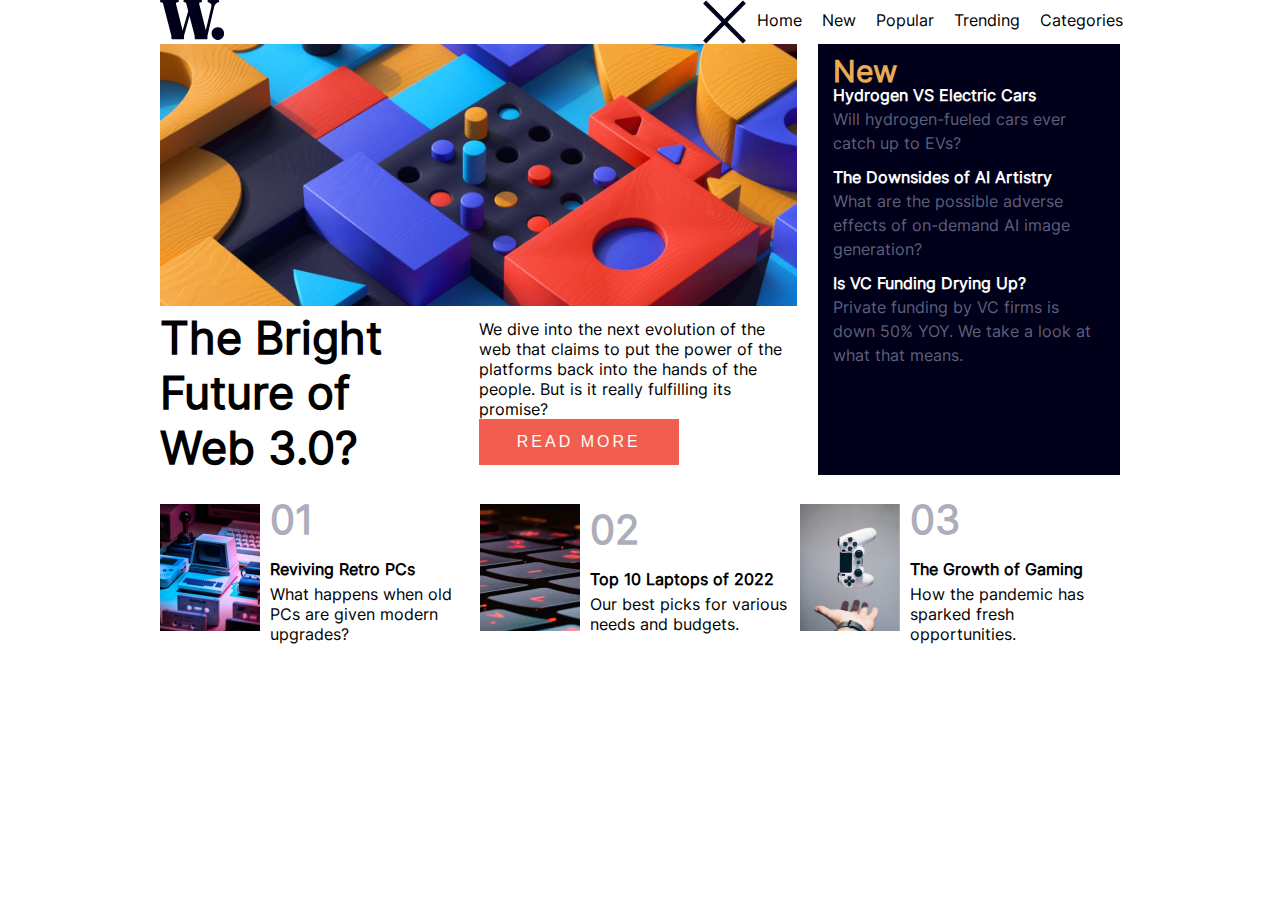
<file: index.html>
<!DOCTYPE html>
<html lang="pt-br">

<head>
  <meta charset="UTF-8">
  <meta name="viewport" content="width=device-width, initial-scale=1.0">
  <!-- displays site properly based on user's device -->

  <link rel="icon" type="image/png" sizes="32x32" href="./assets/images/favicon-32x32.png">
  <link rel="stylesheet" href="./src/style.css">
  <link rel="stylesheet" href="./src/variables.css">
  <link rel="stylesheet" href="./src/reset.css">
  <link rel="stylesheet" href="responsible.css">

  <title>Frontend Mentor | News homepage</title>


</head>

<body>

  <main>
    <nav>
      <a href="#" class="brand-logo">
        <img src="./src/images/logo.svg" alt="logo">
      </a>
      <img src="./src/images/icon-menu.svg" alt="icon-menu" class="menu">
      <div class="backdrop">
        <ul class="nav-links">
          <img src="./src/images/icon-menu-close.svg" alt="" class="close-btn">
          <li class="nav-link">Home</li>
          <li class="nav-link">New</li>
          <li class="nav-link">Popular</li>
          <li class="nav-link">Trending</li>
          <li class="nav-link">Categories</li>
        </ul>
      </div>
    </nav>

    <div class="flex-hero">
      <div class="hero-content">
        <img src="./src/images/image-web-3-desktop.jpg" alt="">
        <div class="hero-text">
          <div class="flex-heading">
            <h2>The Bright <br> Future of <br class="break"> Web 3.0?</h2>
          </div>
          <div class="flex-p">
            <p>We dive into the next evolution of the web that claims to put the power of the platforms back into the
              hands
              of the people. But is it really fulfilling its promise?</p>
            <button>READ MORE</button>
          </div>
        </div>
      </div>
      <div class="hero-sidenav">
        <h3>New</h3>
        <div class="card">
          <h4>Hydrogen VS Electric Cars</h4>
          <p>Will hydrogen-fueled cars ever catch up to EVs?</p>
        </div>

        <div class="card">
          <h4>The Downsides of AI Artistry</h4>
          <p>What are the possible adverse effects of on-demand AI image generation?</p>
        </div>

        <div class="card">
          <h4>Is VC Funding Drying Up?</h4>
          <p>Private funding by VC firms is down 50% YOY. We take a look at what that means.</p>
        </div>

      </div>
    </div>

    <section class="cards">
      <div class="card">
        <div class="image-con">
          <img src="./src/images/image-retro-pcs.jpg" alt="pc-retro">
        </div>
        <div class="section-text">
          <h3 class="special-number">01</h3>
          <h4>Reviving Retro PCs</h4>
          <p>What happens when old PCs are given modern upgrades?</p>
        </div>
      </div>

      <div class="card">
        <div class="image-con">
          <img src="./src/images/image-top-laptops.jpg" alt="pc-retro">
        </div>
        <div class="section-text">
          <h3 class="special-number">02</h3>
          <h4>Top 10 Laptops of 2022</h4>
          <p>Our best picks for various needs and budgets.</p>
        </div>
      </div>

      <div class="card">
        <div class="image-con">
          <img src="./src/images/image-gaming-growth.jpg" alt="pc-retro">
        </div>
        <div class="section-text">
          <h3 class="special-number">03</h3>
          <h4>The Growth of Gaming</h4>
          <p>How the pandemic has sparked fresh opportunities.</p>
        </div>
      </div>

    </section>

    <script src="index.js"></script>
  </main>

</body>

</html>
</file>
<file: src/style.css>
@font-face {
    font-family: Inter-Font;
    src: url(./fonts/static/Inter-Regular.ttf);
}

body {
    margin: 0;
    font-family: Inter-Font;
}

.close-btm {
    display: none;
}


main {
    max-width: 960px;
    margin: 0 auto;
}

.menu {
    display: none;

}


nav {
    display: flex;
    justify-content: space-between;
    
}

nav ul {
    display: flex;
    list-style: none;
    
}

li {
    margin: 10px;
    
    
}


.flex-hero {
    display: flex;
    justify-content: space-between;
    width: 100%;
}

.flex-hero img {
    max-width: 100%;
}

.hero-sidenav {
    margin-left: 20px;
    background-color: var(--nVdBlue);
    color: var(--nOwhite);
    padding: 15px;
    line-height: 24px;
}

.hero-sidenav p {
    color: var(--nDgBlue);
    padding-bottom: 10px;
}

.hero-text {
    display: flex;
    justify-content: space-between;
    align-items: center;
}

.flex-p {
    width: 50%;
}

.flex-heading h2 {
    font-size: 45px;
    font-weight: 700;
}

button {
    border: none;
    outline: none;
    padding: 14px 25px;
    width: 200px;
    color: var(--nOwhite);
    background-color: var(--pRed);
    font-size: 16px;
    letter-spacing: 3px;
}

.hero-sidenav h3 {
    color: var(--pOrange);
    font-size: 30px;

}

section {
    display: flex;
    margin-top: 20px;
    
}

section img {
    width: 100px;
    margin-right: 10px;
}

section .card {
    display: flex;
    width: 400px;
    /* justify-content: space-between; */
    align-items: center;
}

.special-number {
    color: var(--nDgBlue);
    opacity: 0.5;
    font-size: 40px;
    margin: 0;
    margin-bottom: 10px;
}

section h4 {
    margin: 0;
    line-height: 30px;
}

.lock {
    overflow: hidden;
}

.backdrop {
    display: flex;
   

}
</file>
<file: src/variables.css>
:root {
    --pOrange:rgb(233, 171, 83);
    --pRed:rgb(241, 94, 80);

    --nOwhite: rgb(255, 253, 250);
    --nGblue:rgb(197, 198, 206);
    --nDgBlue:rgb(93, 95, 121);
    --nVdBlue:rgb(0, 0, 26);

    --fonte:rgb(62, 82, 163);
}
</file>
<file: responsible.css>
@media (max-width:960px) {
    .close-btn {
        display: block;

    }

    body {
        overflow-x: hidden;
    }

    .backdrop {
        display: none;
    }

    nav {
        display: flex;
        margin-bottom: 20px;
    }

    .flex-hero {
        display: block;
        width: 90%;
        margin: 0 auto;
    }

    section .cards {
        display: block;
        width: 90%;
        margin: 0 auto;
    }

    .hero-text {
        display: block;
    }

    .hero-sidenav {
        margin: 0;
    }

    main {
        width: 100%;
    }

    section .card {
        width:300px ;
    }

    .flex-heading {
        font-size: 20px;
    }

    .break {
        display: none;
    }

    button {
        margin-bottom: 10px;
    }

    .section-text {
        margin-left: 20px;

    }

    .nav-links {
        width: 200px;
        display: flex;
        flex-direction: column;
        height: 700px;
        position: absolute;
        top: -15px;
        right: 0;
        opacity: 1;
        background-color: var(--nOwhite);
    }

    .menu {
        display: block;
        object-fit: contain;
        margin-right: 40px;
        width: 50px;
    }

    .nav-link {
        margin: 20px;
    }

    .close-btn {
        width: 30px;
    }

    .backdrop {
        display: block;
        position: absolute;
        width: 100%;
        height: 100%;
        background-color: rgb(0,0,0.5);
    }

    
}


@media (min-width:961px){
    .backdrop {
        display: flex !important;
    }
}
</file>
